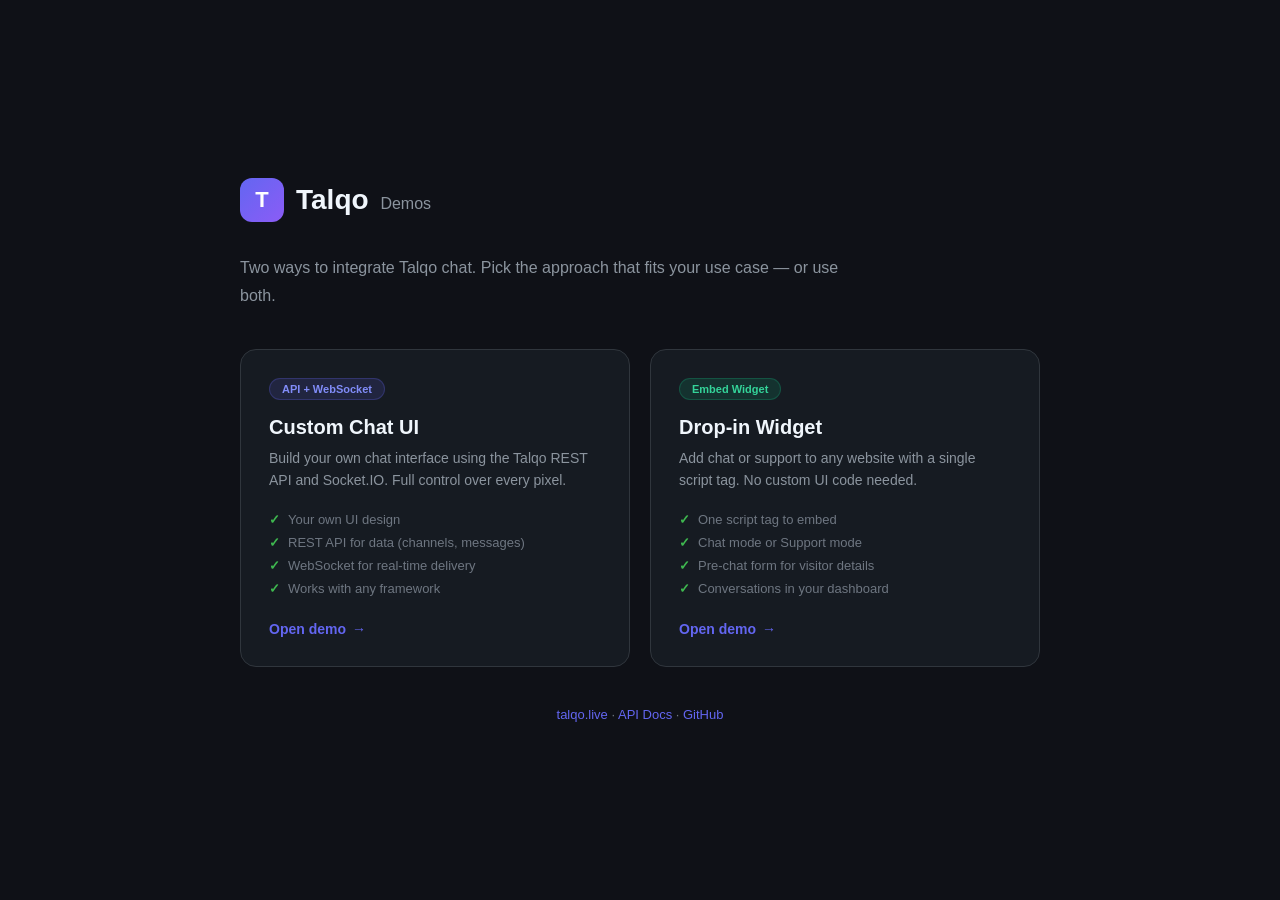
<file: index.html>
<!DOCTYPE html>
<html lang="en">
<head>
  <meta charset="UTF-8">
  <meta name="viewport" content="width=device-width, initial-scale=1.0">
  <title>Talqo Demos — Chat Integration Examples</title>
  <style>
    * { margin: 0; padding: 0; box-sizing: border-box; }
    body {
      font-family: -apple-system, BlinkMacSystemFont, 'Segoe UI', Roboto, sans-serif;
      background: #0f1117; color: #e1e4e8;
      min-height: 100vh;
      display: flex; align-items: center; justify-content: center;
      padding: 40px 24px;
    }
    .container { max-width: 800px; width: 100%; }

    .logo { display: flex; align-items: center; gap: 12px; margin-bottom: 32px; }
    .logo .icon {
      width: 44px; height: 44px;
      background: linear-gradient(135deg, #6366f1, #8b5cf6);
      border-radius: 12px;
      display: flex; align-items: center; justify-content: center;
      font-weight: bold; font-size: 22px; color: white;
    }
    .logo h1 { font-size: 28px; color: #f0f6fc; }
    .logo span { color: #8b949e; font-size: 16px; font-weight: 400; margin-left: 4px; }

    p.intro { font-size: 16px; color: #8b949e; line-height: 1.7; margin-bottom: 40px; max-width: 600px; }

    .cards { display: grid; grid-template-columns: 1fr 1fr; gap: 20px; }
    @media (max-width: 640px) { .cards { grid-template-columns: 1fr; } }

    .card {
      background: #161b22; border: 1px solid #30363d;
      border-radius: 16px; padding: 28px;
      transition: border-color 0.2s, transform 0.2s;
      text-decoration: none; color: inherit; display: block;
    }
    .card:hover { border-color: #6366f1; transform: translateY(-2px); }

    .card .badge {
      display: inline-block;
      padding: 4px 12px; border-radius: 20px;
      font-size: 11px; font-weight: 600; margin-bottom: 16px;
    }
    .card.api .badge { background: rgba(99, 102, 241, 0.15); color: #818cf8; border: 1px solid rgba(99, 102, 241, 0.25); }
    .card.widget .badge { background: rgba(16, 185, 129, 0.15); color: #34d399; border: 1px solid rgba(16, 185, 129, 0.25); }

    .card h2 { font-size: 20px; font-weight: 600; color: #f0f6fc; margin-bottom: 8px; }
    .card p { font-size: 14px; color: #8b949e; line-height: 1.6; margin-bottom: 16px; }

    .card .features { list-style: none; margin-bottom: 20px; }
    .card .features li {
      font-size: 13px; color: #6e7681; padding: 4px 0;
      display: flex; align-items: center; gap: 8px;
    }
    .card .features li::before { content: '✓'; color: #3fb950; font-weight: bold; }

    .card .cta {
      display: inline-flex; align-items: center; gap: 6px;
      font-size: 14px; font-weight: 600; color: #6366f1;
    }
    .card .cta::after { content: '→'; }

    .footer {
      margin-top: 40px; text-align: center;
      font-size: 13px; color: #6e7681;
    }
    .footer a { color: #6366f1; text-decoration: none; }
    .footer a:hover { text-decoration: underline; }
  </style>
</head>
<body>
  <div class="container">
    <div class="logo">
      <div class="icon">T</div>
      <h1>Talqo <span>Demos</span></h1>
    </div>

    <p class="intro">
      Two ways to integrate Talqo chat. Pick the approach that fits your use case — or use both.
    </p>

    <div class="cards">
      <a href="custom-chat/" class="card api">
        <div class="badge">API + WebSocket</div>
        <h2>Custom Chat UI</h2>
        <p>Build your own chat interface using the Talqo REST API and Socket.IO. Full control over every pixel.</p>
        <ul class="features">
          <li>Your own UI design</li>
          <li>REST API for data (channels, messages)</li>
          <li>WebSocket for real-time delivery</li>
          <li>Works with any framework</li>
        </ul>
        <span class="cta">Open demo</span>
      </a>

      <a href="widget-chat/" class="card widget">
        <div class="badge">Embed Widget</div>
        <h2>Drop-in Widget</h2>
        <p>Add chat or support to any website with a single script tag. No custom UI code needed.</p>
        <ul class="features">
          <li>One script tag to embed</li>
          <li>Chat mode or Support mode</li>
          <li>Pre-chat form for visitor details</li>
          <li>Conversations in your dashboard</li>
        </ul>
        <span class="cta">Open demo</span>
      </a>
    </div>

    <div class="footer">
      <a href="https://talqo.live" target="_blank">talqo.live</a> ·
      <a href="https://talqo.live/docs" target="_blank">API Docs</a> ·
      <a href="https://github.com/kovaz01/talqo" target="_blank">GitHub</a>
    </div>
  </div>
</body>
</html>
</file>
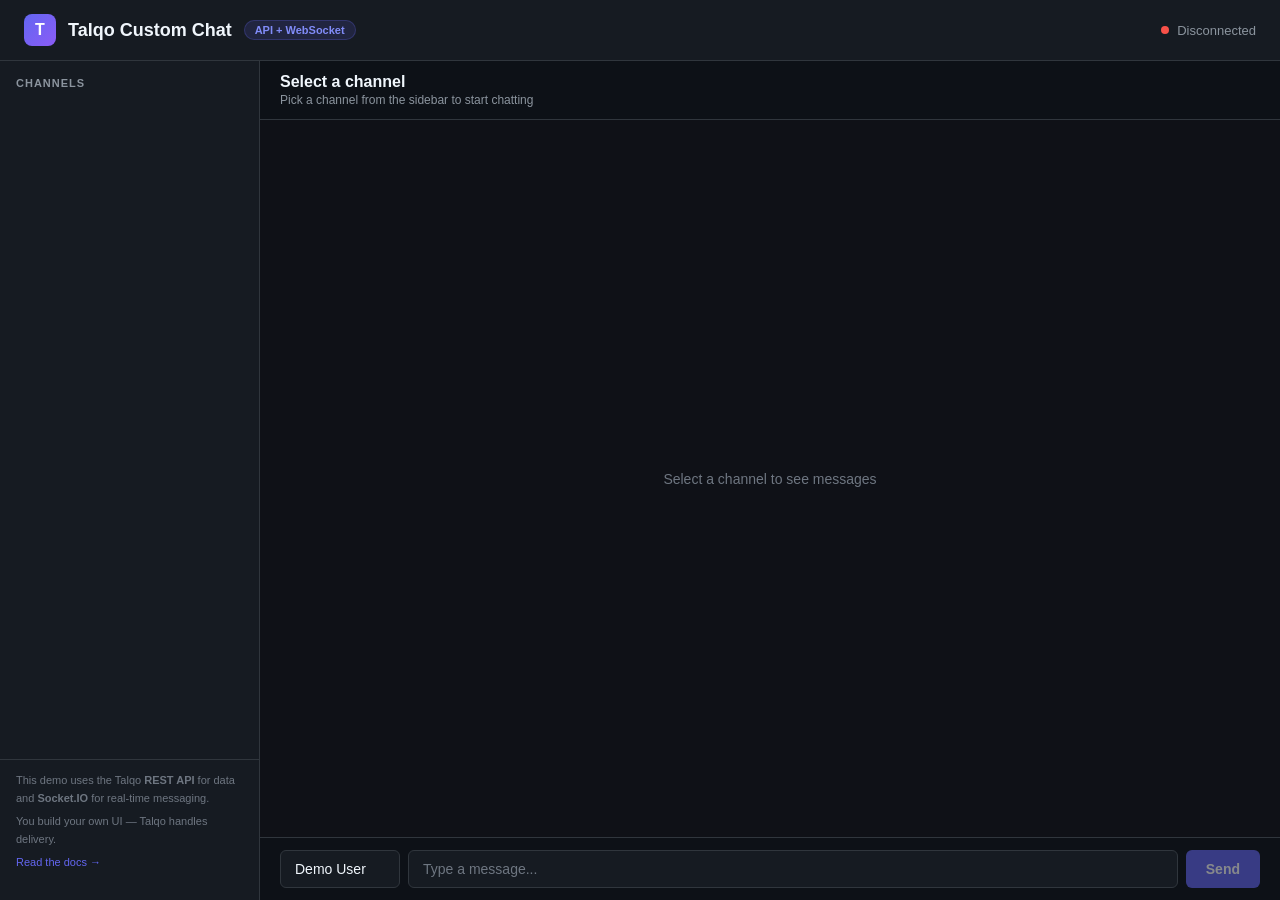
<file: custom-chat/index.html>
<!DOCTYPE html>
<html lang="en">
<head>
  <meta charset="UTF-8">
  <meta name="viewport" content="width=device-width, initial-scale=1.0">
  <title>Talqo Custom Chat — API + WebSocket Example</title>
  <script src="https://cdn.socket.io/4.7.5/socket.io.min.js"
          integrity="sha384-2huaZvOR9iDzHqslqwpR87isEmrfxqyWOF7hr7BY6KG0+hVKLoEXMPUJw3ynWuhO"
          crossorigin="anonymous"></script>
  <link rel="stylesheet" href="styles.css">
</head>
<body>
  <header>
    <div class="logo">T</div>
    <h1>Talqo Custom Chat</h1>
    <span class="badge">API + WebSocket</span>
    <div class="status">
      <div class="dot" id="statusDot"></div>
      <span id="statusText">Disconnected</span>
    </div>
  </header>

  <div class="container">
    <aside class="sidebar">
      <h3>Channels</h3>
      <ul id="channelList"></ul>
      <div class="info">
        <p>This demo uses the Talqo <strong>REST API</strong> for data and <strong>Socket.IO</strong> for real-time messaging.</p>
        <p>You build your own UI — Talqo handles delivery.</p>
        <a href="https://talqo.live/docs" target="_blank">Read the docs →</a>
      </div>
    </aside>

    <main class="chat">
      <div class="chat-header">
        <h2 id="channelTitle">Select a channel</h2>
        <p id="channelDesc">Pick a channel from the sidebar to start chatting</p>
      </div>

      <div class="messages" id="messages">
        <div class="empty">Select a channel to see messages</div>
      </div>

      <div class="input-bar">
        <input type="text" id="username" placeholder="Your name" value="Demo User">
        <input type="text" id="messageInput" placeholder="Type a message..." disabled>
        <button id="sendBtn" disabled>Send</button>
      </div>
    </main>
  </div>

  <script src="app.js"></script>
</body>
</html>
</file>
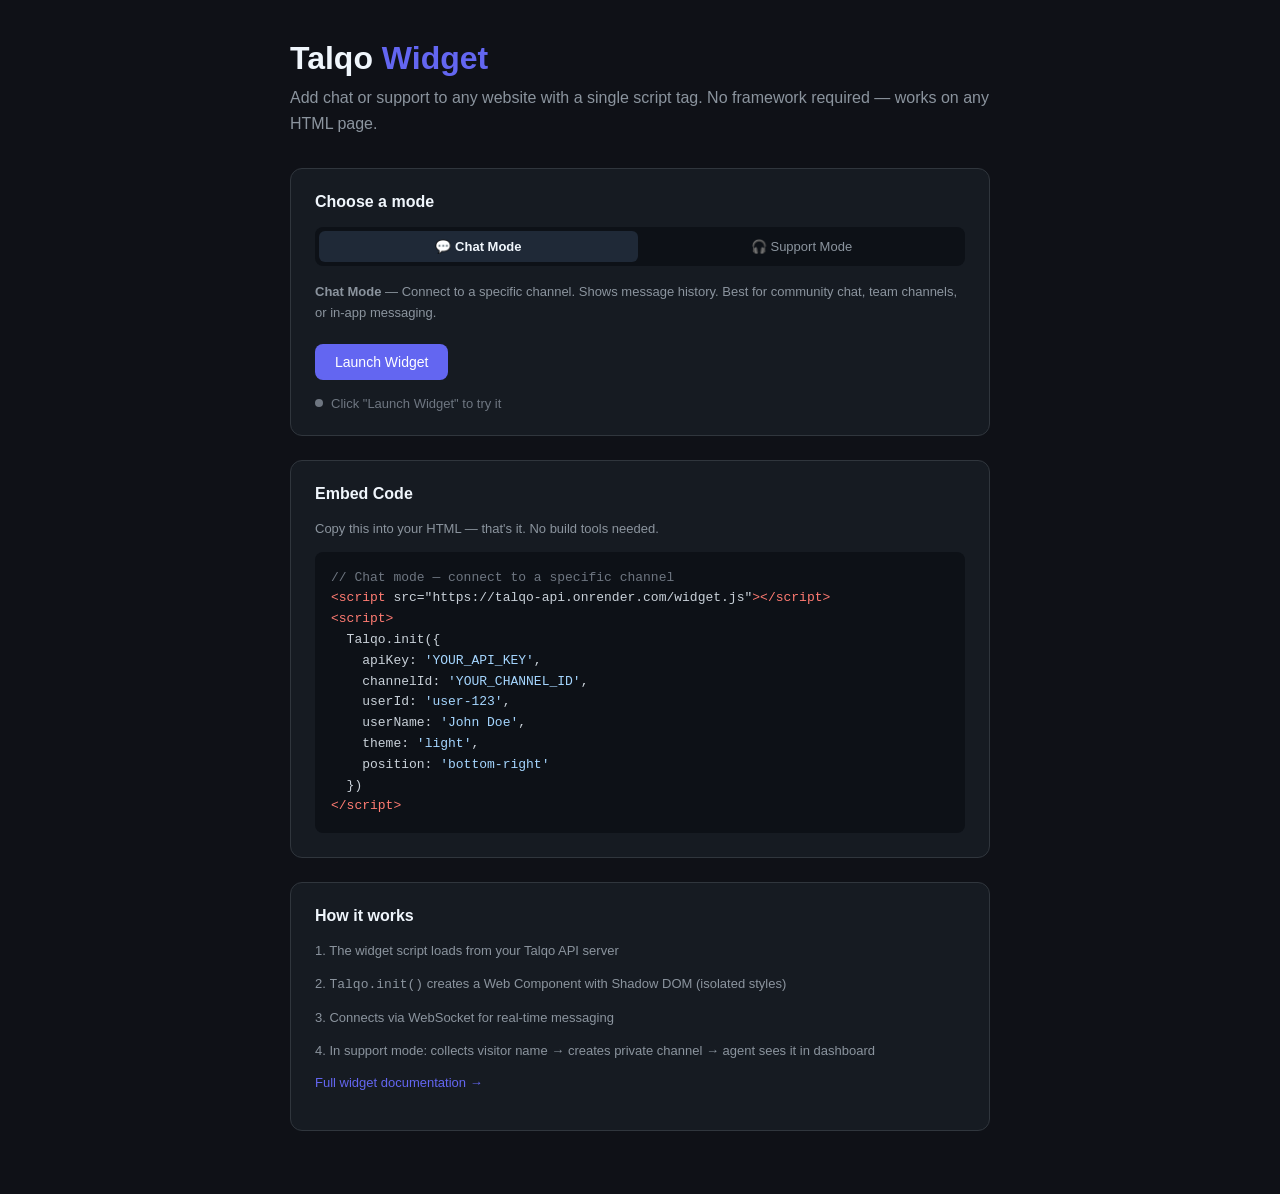
<file: widget-chat/index.html>
<!DOCTYPE html>
<html lang="en">
<head>
  <meta charset="UTF-8">
  <meta name="viewport" content="width=device-width, initial-scale=1.0">
  <title>Talqo Widget Demo — Drop-in Chat & Support</title>
  <style>
    * { margin: 0; padding: 0; box-sizing: border-box; }
    body {
      font-family: -apple-system, BlinkMacSystemFont, 'Segoe UI', Roboto, sans-serif;
      background: #0f1117; color: #e1e4e8;
      min-height: 100vh; padding: 40px 24px;
    }
    .container { max-width: 700px; margin: 0 auto; }

    h1 { font-size: 32px; font-weight: 700; color: #f0f6fc; margin-bottom: 8px; }
    h1 span { color: #6366f1; }
    .subtitle { font-size: 16px; color: #8b949e; line-height: 1.6; margin-bottom: 32px; }

    .card {
      background: #161b22; border: 1px solid #30363d;
      border-radius: 12px; padding: 24px; margin-bottom: 24px;
    }
    .card h2 { font-size: 16px; font-weight: 600; color: #f0f6fc; margin-bottom: 16px; }
    .card p { font-size: 13px; color: #8b949e; line-height: 1.6; margin-bottom: 12px; }

    .code-block {
      background: #0d1117; border-radius: 8px; padding: 16px;
      font-family: 'SF Mono', Monaco, monospace; font-size: 13px;
      color: #c9d1d9; overflow-x: auto; line-height: 1.6;
      white-space: pre;
    }
    .code-block .comment { color: #6e7681; }
    .code-block .string { color: #a5d6ff; }
    .code-block .keyword { color: #ff7b72; }

    .btn-row { display: flex; gap: 12px; margin-top: 20px; flex-wrap: wrap; }
    button {
      padding: 10px 20px; border-radius: 8px; font-size: 14px;
      font-weight: 500; cursor: pointer; border: none; transition: all 0.2s;
    }
    .btn-primary { background: #6366f1; color: white; }
    .btn-primary:hover { background: #5558e6; }
    .btn-support { background: #059669; color: white; }
    .btn-support:hover { background: #047857; }
    .btn-danger { background: #dc2626; color: white; }
    .btn-danger:hover { background: #b91c1c; }
    .btn-secondary { background: #1e293b; color: #94a3b8; border: 1px solid #334155; }
    .btn-secondary:hover { background: #334155; color: #e2e8f0; }

    .status-msg {
      margin-top: 16px; font-size: 13px; color: #6e7681;
      display: flex; align-items: center; gap: 8px;
    }
    .status-msg .dot {
      width: 8px; height: 8px; border-radius: 50%; background: #6e7681;
    }
    .status-msg .dot.active { background: #3fb950; }

    .divider { height: 1px; background: #30363d; margin: 32px 0; }

    .mode-toggle {
      display: flex; gap: 4px; background: #0d1117;
      border-radius: 8px; padding: 4px; margin-bottom: 16px;
    }
    .mode-toggle button {
      flex: 1; padding: 8px 16px; border-radius: 6px;
      font-size: 13px; background: transparent; color: #8b949e;
    }
    .mode-toggle button.active { background: #1f2937; color: #f0f6fc; font-weight: 600; }

    a { color: #6366f1; text-decoration: none; }
    a:hover { text-decoration: underline; }
  </style>
</head>
<body>
  <div class="container">
    <h1>Talqo <span>Widget</span></h1>
    <p class="subtitle">
      Add chat or support to any website with a single script tag.
      No framework required — works on any HTML page.
    </p>

    <!-- Mode selection -->
    <div class="card">
      <h2>Choose a mode</h2>
      <div class="mode-toggle">
        <button class="active" onclick="setMode('chat')" id="modeChat">💬 Chat Mode</button>
        <button onclick="setMode('support')" id="modeSupport">🎧 Support Mode</button>
      </div>

      <div id="chatDesc">
        <p><strong>Chat Mode</strong> — Connect to a specific channel. Shows message history.
        Best for community chat, team channels, or in-app messaging.</p>
      </div>
      <div id="supportDesc" style="display:none">
        <p><strong>Support Mode</strong> — Auto-creates a private 1:1 conversation.
        Collects visitor name via pre-chat form. Conversations appear in your
        <a href="https://talqo.live/dashboard/support" target="_blank">dashboard inbox</a>.</p>
      </div>

      <div class="btn-row">
        <button class="btn-primary" onclick="launchWidget()" id="launchBtn">Launch Widget</button>
        <button class="btn-danger" onclick="destroyWidget()" id="destroyBtn" style="display:none">Destroy Widget</button>
      </div>

      <div class="status-msg" id="widgetStatus">
        <div class="dot"></div>
        <span>Click "Launch Widget" to try it</span>
      </div>
    </div>

    <!-- Embed code -->
    <div class="card">
      <h2>Embed Code</h2>
      <p>Copy this into your HTML — that's it. No build tools needed.</p>

      <div id="chatCode">
        <div class="code-block"><span class="comment">// Chat mode — connect to a specific channel</span>
<span class="keyword">&lt;script</span> src="https://talqo-api.onrender.com/widget.js"<span class="keyword">&gt;&lt;/script&gt;</span>
<span class="keyword">&lt;script&gt;</span>
  Talqo.init({
    apiKey: <span class="string">'YOUR_API_KEY'</span>,
    channelId: <span class="string">'YOUR_CHANNEL_ID'</span>,
    userId: <span class="string">'user-123'</span>,
    userName: <span class="string">'John Doe'</span>,
    theme: <span class="string">'light'</span>,
    position: <span class="string">'bottom-right'</span>
  })
<span class="keyword">&lt;/script&gt;</span></div>
      </div>

      <div id="supportCode" style="display:none">
        <div class="code-block"><span class="comment">// Support mode — auto-creates private conversation</span>
<span class="keyword">&lt;script</span> src="https://talqo-api.onrender.com/widget.js"<span class="keyword">&gt;&lt;/script&gt;</span>
<span class="keyword">&lt;script&gt;</span>
  Talqo.init({
    apiKey: <span class="string">'YOUR_API_KEY'</span>,
    mode: <span class="string">'support'</span>,
    position: <span class="string">'bottom-right'</span>
  })
  <span class="comment">// Visitor enters name via pre-chat form</span>
  <span class="comment">// Conversation appears in your dashboard</span>
<span class="keyword">&lt;/script&gt;</span></div>
      </div>
    </div>

    <!-- How it works -->
    <div class="card">
      <h2>How it works</h2>
      <p>1. The widget script loads from your Talqo API server</p>
      <p>2. <code>Talqo.init()</code> creates a Web Component with Shadow DOM (isolated styles)</p>
      <p>3. Connects via WebSocket for real-time messaging</p>
      <p>4. In support mode: collects visitor name → creates private channel → agent sees it in dashboard</p>
      <p style="margin-top: 12px;">
        <a href="https://talqo.live/docs" target="_blank">Full widget documentation →</a>
      </p>
    </div>
  </div>

  <script>
    const API_BASE = 'https://talqo-api.onrender.com'
    const API_KEY = 'pk_live_LKlmr4swv3DQW6knTESTp3jXhk2GHrus'

    let currentMode = 'chat'
    let widgetLoaded = false
    let scriptLoaded = false
    let channels = []

    function setMode(mode) {
      currentMode = mode
      document.getElementById('modeChat').className = mode === 'chat' ? 'active' : ''
      document.getElementById('modeSupport').className = mode === 'support' ? 'active' : ''
      document.getElementById('chatDesc').style.display = mode === 'chat' ? 'block' : 'none'
      document.getElementById('supportDesc').style.display = mode === 'support' ? 'block' : 'none'
      document.getElementById('chatCode').style.display = mode === 'chat' ? 'block' : 'none'
      document.getElementById('supportCode').style.display = mode === 'support' ? 'block' : 'none'
    }

    function setStatus(text, active) {
      const el = document.getElementById('widgetStatus')
      el.querySelector('span').textContent = text
      el.querySelector('.dot').className = 'dot' + (active ? ' active' : '')
    }

    async function loadChannels() {
      try {
        const res = await fetch(`${API_BASE}/api/v1/channels?limit=5`, {
          headers: { 'x-api-key': API_KEY }
        })
        const data = await res.json()
        if (data.success) channels = data.data
      } catch (e) { /* ignore */ }
    }

    function launchWidget() {
      if (widgetLoaded) destroyWidget()

      function initWidget() {
        const config = currentMode === 'support'
          ? { apiKey: API_KEY, mode: 'support', serverUrl: API_BASE, position: 'bottom-right' }
          : {
              apiKey: API_KEY, mode: 'chat', serverUrl: API_BASE,
              channelId: channels.length > 0 ? channels[0].id : undefined,
              userId: 'demo-visitor', userName: 'Demo Visitor',
              position: 'bottom-right'
            }

        window.Talqo.init(config)
        window.Talqo.open()
        widgetLoaded = true

        document.getElementById('launchBtn').style.display = 'none'
        document.getElementById('destroyBtn').style.display = 'inline-block'
        setStatus(`Widget active (${currentMode} mode)`, true)
      }

      if (!scriptLoaded) {
        const s = document.createElement('script')
        s.src = API_BASE + '/widget.js'
        s.onload = () => { scriptLoaded = true; initWidget() }
        document.body.appendChild(s)
      } else {
        initWidget()
      }
    }

    function destroyWidget() {
      if (window.Talqo) window.Talqo.destroy()
      document.querySelectorAll('talqo-widget').forEach(el => el.remove())
      widgetLoaded = false
      document.getElementById('launchBtn').style.display = 'inline-block'
      document.getElementById('destroyBtn').style.display = 'none'
      setStatus('Widget destroyed', false)
    }

    loadChannels()
  </script>
</body>
</html>
</file>
<file: custom-chat/styles.css>
* { margin: 0; padding: 0; box-sizing: border-box; }

body {
  font-family: -apple-system, BlinkMacSystemFont, 'Segoe UI', Roboto, sans-serif;
  background: #0f1117;
  color: #e1e4e8;
  height: 100vh;
  display: flex;
  flex-direction: column;
}

/* Header */
header {
  background: #161b22;
  border-bottom: 1px solid #30363d;
  padding: 14px 24px;
  display: flex;
  align-items: center;
  gap: 12px;
}
header .logo {
  width: 32px; height: 32px;
  background: linear-gradient(135deg, #6366f1, #8b5cf6);
  border-radius: 8px;
  display: flex; align-items: center; justify-content: center;
  font-weight: bold; font-size: 16px; color: white;
}
header h1 { font-size: 18px; font-weight: 600; color: #f0f6fc; }
header .badge {
  background: rgba(99, 102, 241, 0.15);
  color: #818cf8;
  font-size: 11px; font-weight: 600;
  padding: 3px 10px; border-radius: 12px;
  border: 1px solid rgba(99, 102, 241, 0.25);
}
header .status {
  margin-left: auto;
  display: flex; align-items: center; gap: 8px;
  font-size: 13px; color: #8b949e;
}
header .dot {
  width: 8px; height: 8px; border-radius: 50%;
  background: #f85149; transition: background 0.3s;
}
header .dot.connected { background: #3fb950; }

/* Layout */
.container { display: flex; flex: 1; overflow: hidden; }

/* Sidebar */
.sidebar {
  width: 260px;
  background: #161b22;
  border-right: 1px solid #30363d;
  display: flex; flex-direction: column;
  padding: 16px 0;
}
.sidebar h3 {
  font-size: 11px; text-transform: uppercase;
  letter-spacing: 1px; color: #8b949e;
  padding: 0 16px; margin-bottom: 8px;
}
.sidebar ul { list-style: none; flex: 1; }
.sidebar li {
  padding: 8px 16px; cursor: pointer;
  display: flex; align-items: center; gap: 8px;
  font-size: 14px; color: #8b949e; transition: all 0.15s;
}
.sidebar li:hover { background: #1c2128; color: #e1e4e8; }
.sidebar li.active { background: #1f2937; color: #f0f6fc; }
.sidebar li .hash { color: #6366f1; font-weight: bold; }
.sidebar .info {
  padding: 12px 16px; border-top: 1px solid #30363d;
  font-size: 11px; color: #6e7681; line-height: 1.6;
}
.sidebar .info a { color: #6366f1; text-decoration: none; }
.sidebar .info a:hover { text-decoration: underline; }
.sidebar .info p { margin-bottom: 6px; }

/* Chat area */
.chat { flex: 1; display: flex; flex-direction: column; }
.chat-header {
  padding: 12px 20px;
  border-bottom: 1px solid #30363d;
  background: #0d1117;
}
.chat-header h2 { font-size: 16px; font-weight: 600; color: #f0f6fc; }
.chat-header p { font-size: 12px; color: #8b949e; margin-top: 2px; }

/* Messages */
.messages {
  flex: 1; overflow-y: auto; padding: 16px 20px;
  display: flex; flex-direction: column; gap: 4px;
}
.messages .empty {
  flex: 1; display: flex; align-items: center; justify-content: center;
  color: #6e7681; font-size: 14px;
}
.message {
  padding: 8px 12px; border-radius: 6px;
  max-width: 80%; animation: fadeIn 0.2s ease;
}
@keyframes fadeIn {
  from { opacity: 0; transform: translateY(4px); }
  to { opacity: 1; transform: translateY(0); }
}
.message:hover { background: #161b22; }
.message .meta {
  display: flex; align-items: center; gap: 8px; margin-bottom: 4px;
}
.message .author { font-weight: 600; font-size: 13px; color: #f0f6fc; }
.message .time { font-size: 11px; color: #6e7681; }
.message .bot-badge {
  background: #6366f1; color: white;
  font-size: 10px; padding: 1px 6px; border-radius: 3px; font-weight: 600;
}
.message .body { font-size: 14px; line-height: 1.5; color: #c9d1d9; }

/* Input */
.input-bar {
  padding: 12px 20px;
  border-top: 1px solid #30363d;
  background: #0d1117;
  display: flex; gap: 8px;
}
.input-bar input {
  flex: 1;
  background: #161b22; border: 1px solid #30363d; border-radius: 6px;
  padding: 10px 14px; color: #f0f6fc; font-size: 14px;
  outline: none; transition: border-color 0.2s;
}
.input-bar input#username { width: 120px; flex: none; }
.input-bar input:focus { border-color: #6366f1; }
.input-bar input::placeholder { color: #6e7681; }
.input-bar button {
  background: #6366f1; color: white; border: none; border-radius: 6px;
  padding: 10px 20px; font-size: 14px; font-weight: 600;
  cursor: pointer; transition: background 0.2s; white-space: nowrap;
}
.input-bar button:hover { background: #5558e6; }
.input-bar button:disabled { opacity: 0.5; cursor: not-allowed; }

@media (max-width: 768px) {
  .sidebar { display: none; }
  .input-bar input#username { width: 80px; }
}
</file>
